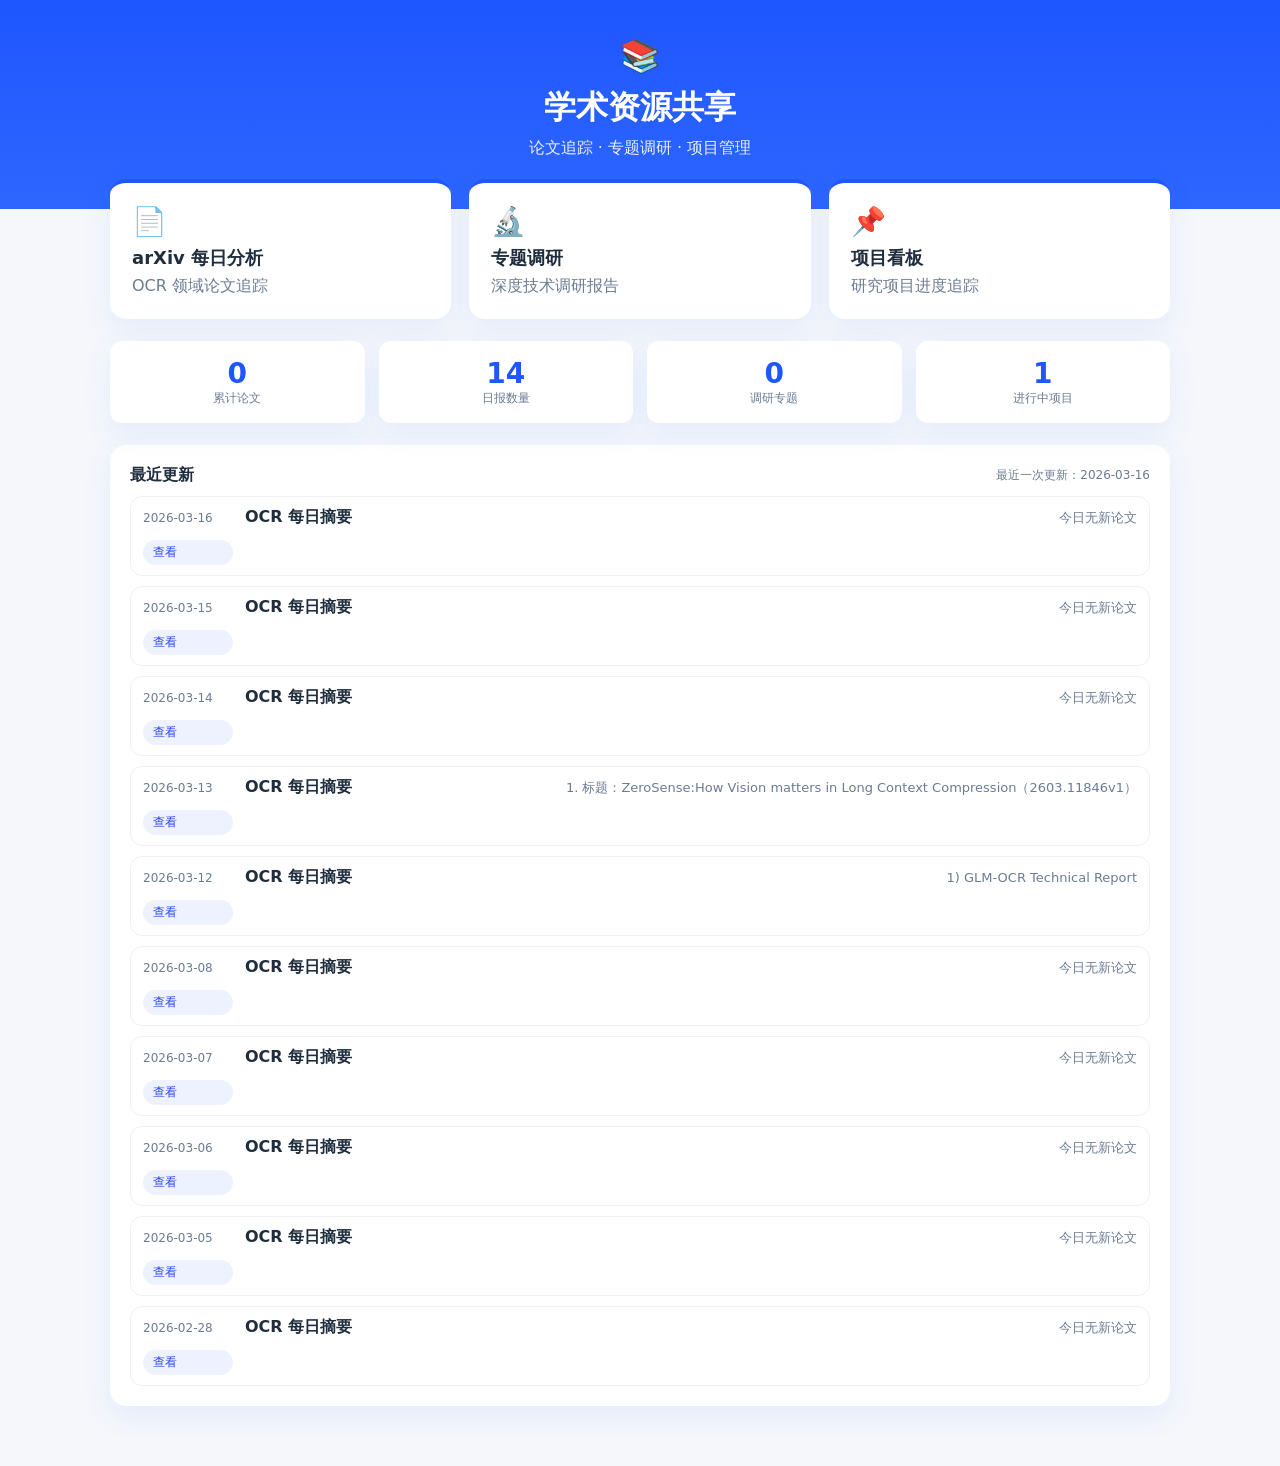
<file: docs/index.html>
<!doctype html>
<html lang="zh-CN">
<head>
  <meta charset="utf-8" />
  <meta name="viewport" content="width=device-width, initial-scale=1" />
  <title>学术资源共享</title>
  <link rel="stylesheet" href="style.css" />
</head>
<body>
  <div class="hero">
    <div class="hero-inner">
      <div class="logo">📚</div>
      <h1>学术资源共享</h1>
      <p>论文追踪 · 专题调研 · 项目管理</p>
    </div>
  </div>

  <div class="page">
    <section class="cards">
      <div class="card feature">
        <div class="icon">📄</div>
        <h3>arXiv 每日分析</h3>
        <p>OCR 领域论文追踪</p>
      </div>
      <div class="card feature">
        <div class="icon">🔬</div>
        <h3>专题调研</h3>
        <p>深度技术调研报告</p>
      </div>
      <div class="card feature">
        <div class="icon">📌</div>
        <h3>项目看板</h3>
        <p>研究项目进度追踪</p>
      </div>
    </section>

    <section class="stats">
      <div class="stat"><div class="num">0</div><div class="label">累计论文</div></div>
      <div class="stat"><div class="num">14</div><div class="label">日报数量</div></div>
      <div class="stat"><div class="num">0</div><div class="label">调研专题</div></div>
      <div class="stat"><div class="num">1</div><div class="label">进行中项目</div></div>
    </section>

    <section class="updates">
      <div class="updates-header">
        <div class="title">最近更新</div>
        <div class="hint">最近一次更新：2026-03-16</div>
      </div>
      <div class="list">
        <div class="list-item">
          <div class="date">2026-03-16</div>
          <div class="title">OCR 每日摘要</div>
          <div class="desc">今日无新论文</div>
          <a class="tag" href="daily/2026-03-16.html">查看</a>
        </div>
        

        <div class="list-item">
          <div class="date">2026-03-15</div>
          <div class="title">OCR 每日摘要</div>
          <div class="desc">今日无新论文</div>
          <a class="tag" href="daily/2026-03-15.html">查看</a>
        </div>
        

        <div class="list-item">
          <div class="date">2026-03-14</div>
          <div class="title">OCR 每日摘要</div>
          <div class="desc">今日无新论文</div>
          <a class="tag" href="daily/2026-03-14.html">查看</a>
        </div>
        

        <div class="list-item">
          <div class="date">2026-03-13</div>
          <div class="title">OCR 每日摘要</div>
          <div class="desc">1. 标题：ZeroSense:How Vision matters in Long Context Compression（2603.11846v1）</div>
          <a class="tag" href="daily/2026-03-13.html">查看</a>
        </div>
        

        <div class="list-item">
          <div class="date">2026-03-12</div>
          <div class="title">OCR 每日摘要</div>
          <div class="desc">1) GLM-OCR Technical Report</div>
          <a class="tag" href="daily/2026-03-12.html">查看</a>
        </div>
        

        <div class="list-item">
          <div class="date">2026-03-08</div>
          <div class="title">OCR 每日摘要</div>
          <div class="desc">今日无新论文</div>
          <a class="tag" href="daily/2026-03-08.html">查看</a>
        </div>
        

        <div class="list-item">
          <div class="date">2026-03-07</div>
          <div class="title">OCR 每日摘要</div>
          <div class="desc">今日无新论文</div>
          <a class="tag" href="daily/2026-03-07.html">查看</a>
        </div>
        

        <div class="list-item">
          <div class="date">2026-03-06</div>
          <div class="title">OCR 每日摘要</div>
          <div class="desc">今日无新论文</div>
          <a class="tag" href="daily/2026-03-06.html">查看</a>
        </div>
        

        <div class="list-item">
          <div class="date">2026-03-05</div>
          <div class="title">OCR 每日摘要</div>
          <div class="desc">今日无新论文</div>
          <a class="tag" href="daily/2026-03-05.html">查看</a>
        </div>
        

        <div class="list-item">
          <div class="date">2026-02-28</div>
          <div class="title">OCR 每日摘要</div>
          <div class="desc">今日无新论文</div>
          <a class="tag" href="daily/2026-02-28.html">查看</a>
        </div>
        </div>
    </section>
  </div>
</body>
</html>
</file>
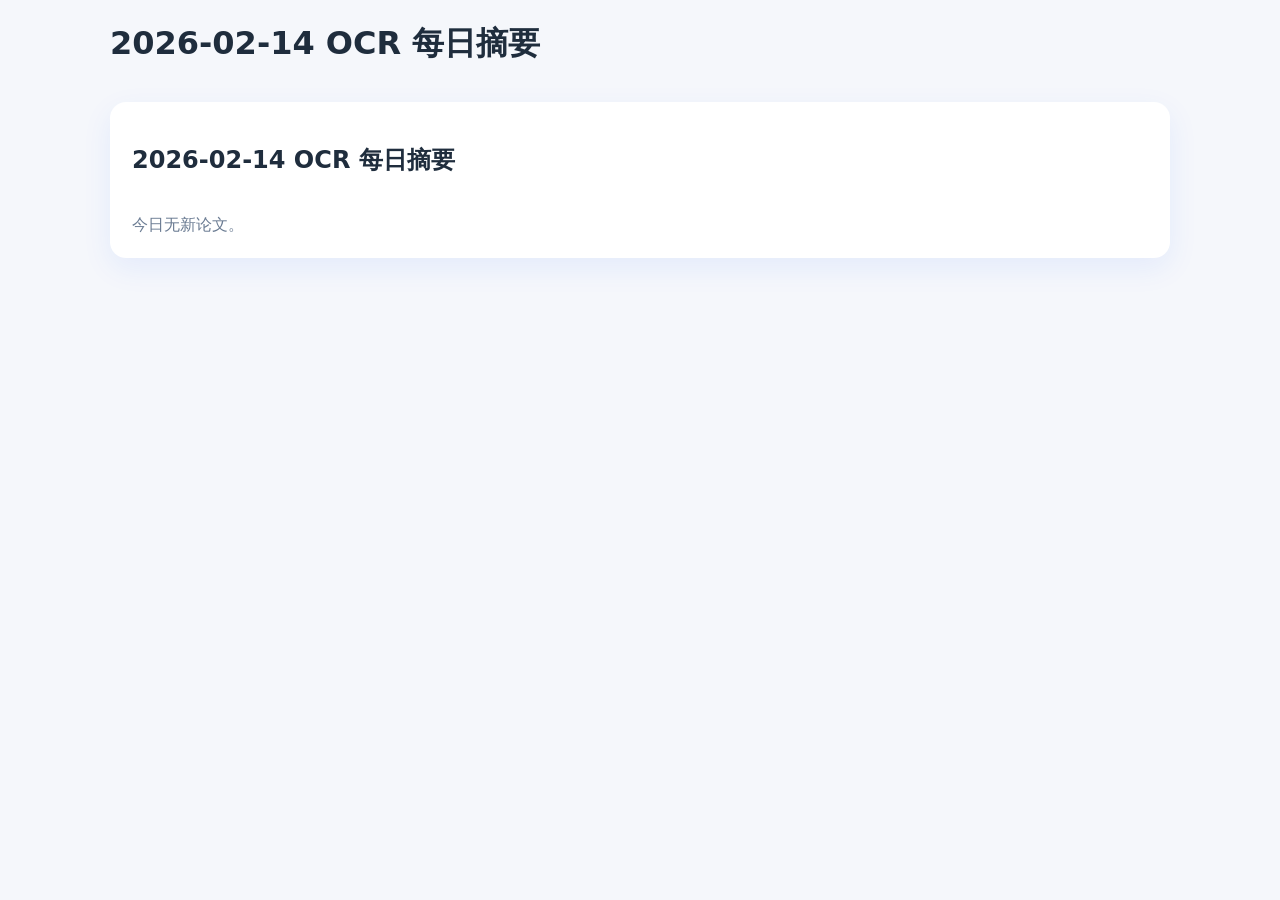
<file: docs/daily/2026-02-14.html>
<!doctype html>
<html lang="zh-CN">
<head>
  <meta charset="utf-8" />
  <meta name="viewport" content="width=device-width, initial-scale=1" />
  <title>2026-02-14 OCR 每日摘要</title>
  <link rel="stylesheet" href="../style.css" />
</head>
<body>
  <div class="page">
    <header class="top">
      <a class="back" href="../index.html">← 返回首页</a>
      <h1>2026-02-14 OCR 每日摘要</h1>
    </header>
    <section class="card">
      <h1>2026-02-14 OCR 每日摘要</h1>
<br />
<p>今日无新论文。</p>
    </section>
  </div>
</body>
</html>
</file>
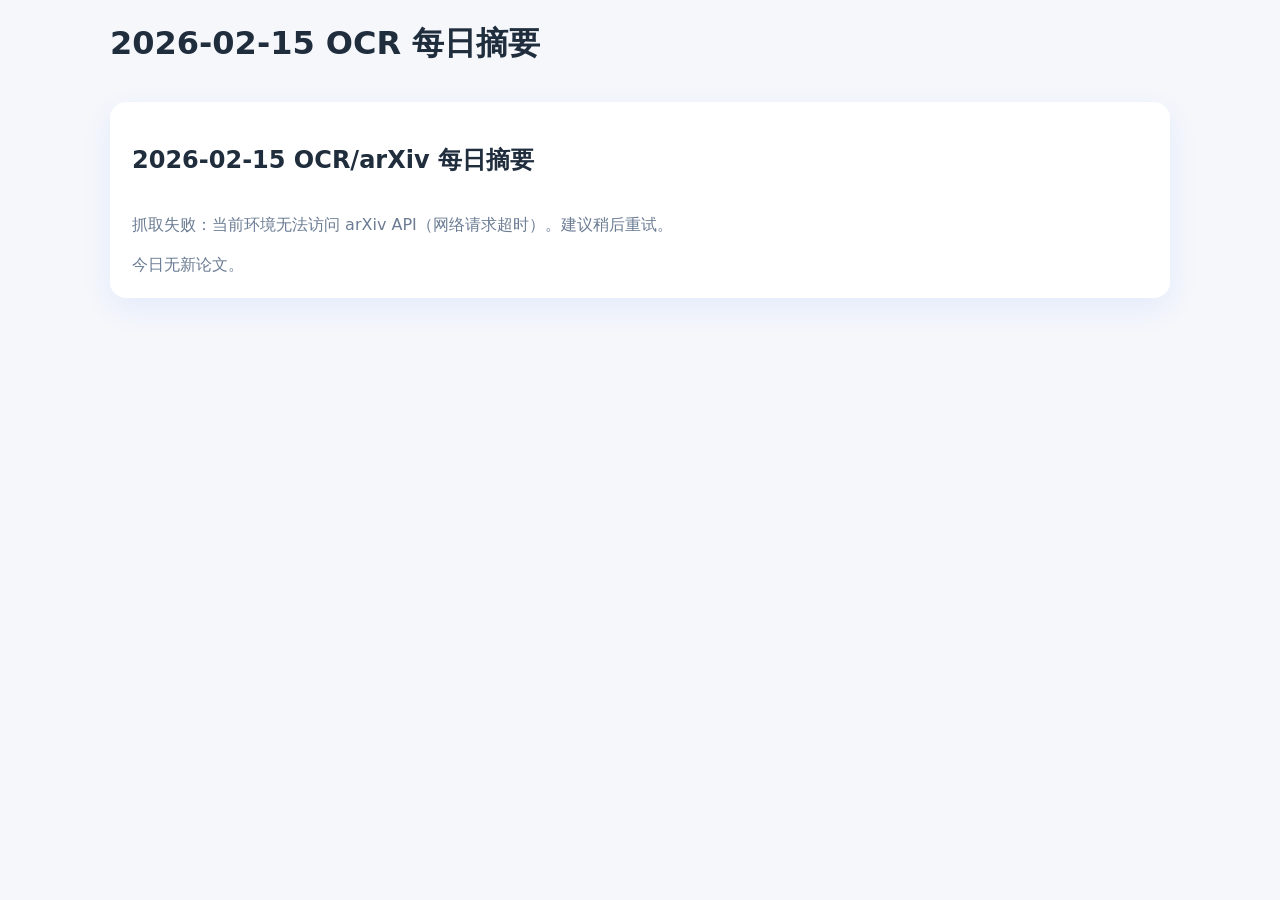
<file: docs/daily/2026-02-15.html>
<!doctype html>
<html lang="zh-CN">
<head>
  <meta charset="utf-8" />
  <meta name="viewport" content="width=device-width, initial-scale=1" />
  <title>2026-02-15 OCR 每日摘要</title>
  <link rel="stylesheet" href="../style.css" />
</head>
<body>
  <div class="page">
    <header class="top">
      <a class="back" href="../index.html">← 返回首页</a>
      <h1>2026-02-15 OCR 每日摘要</h1>
    </header>
    <section class="card">
      <h1>2026-02-15 OCR/arXiv 每日摘要</h1>
<br />
<p>抓取失败：当前环境无法访问 arXiv API（网络请求超时）。建议稍后重试。</p>
<br />
<p>今日无新论文。</p>
    </section>
  </div>
</body>
</html>
</file>
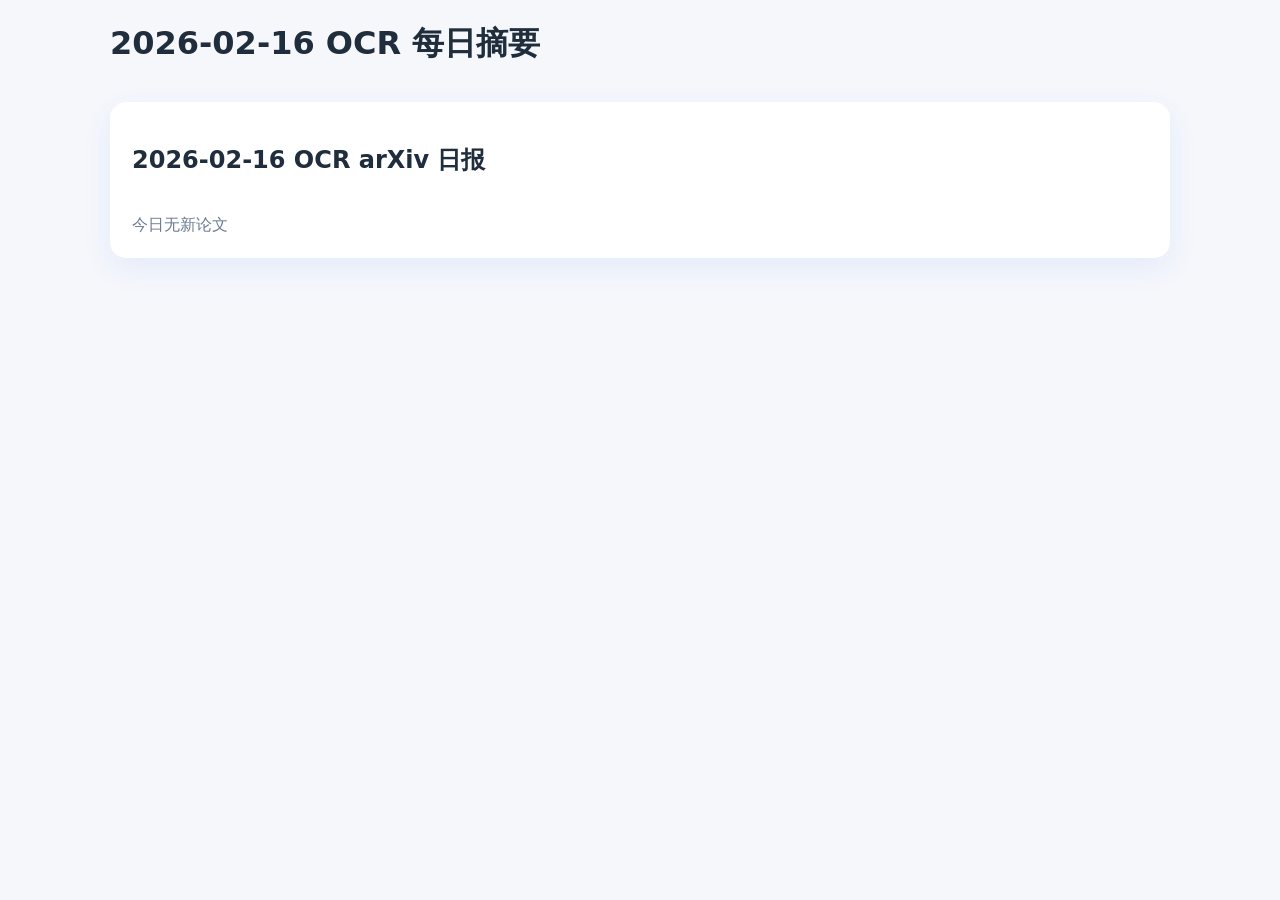
<file: docs/daily/2026-02-16.html>
<!doctype html>
<html lang="zh-CN">
<head>
  <meta charset="utf-8" />
  <meta name="viewport" content="width=device-width, initial-scale=1" />
  <title>2026-02-16 OCR 每日摘要</title>
  <link rel="stylesheet" href="../style.css" />
</head>
<body>
  <div class="page">
    <header class="top">
      <a class="back" href="../index.html">← 返回首页</a>
      <h1>2026-02-16 OCR 每日摘要</h1>
    </header>
    <section class="card">
      <h1>2026-02-16 OCR arXiv 日报</h1>
<br />
<p>今日无新论文</p>
    </section>
  </div>
</body>
</html>
</file>
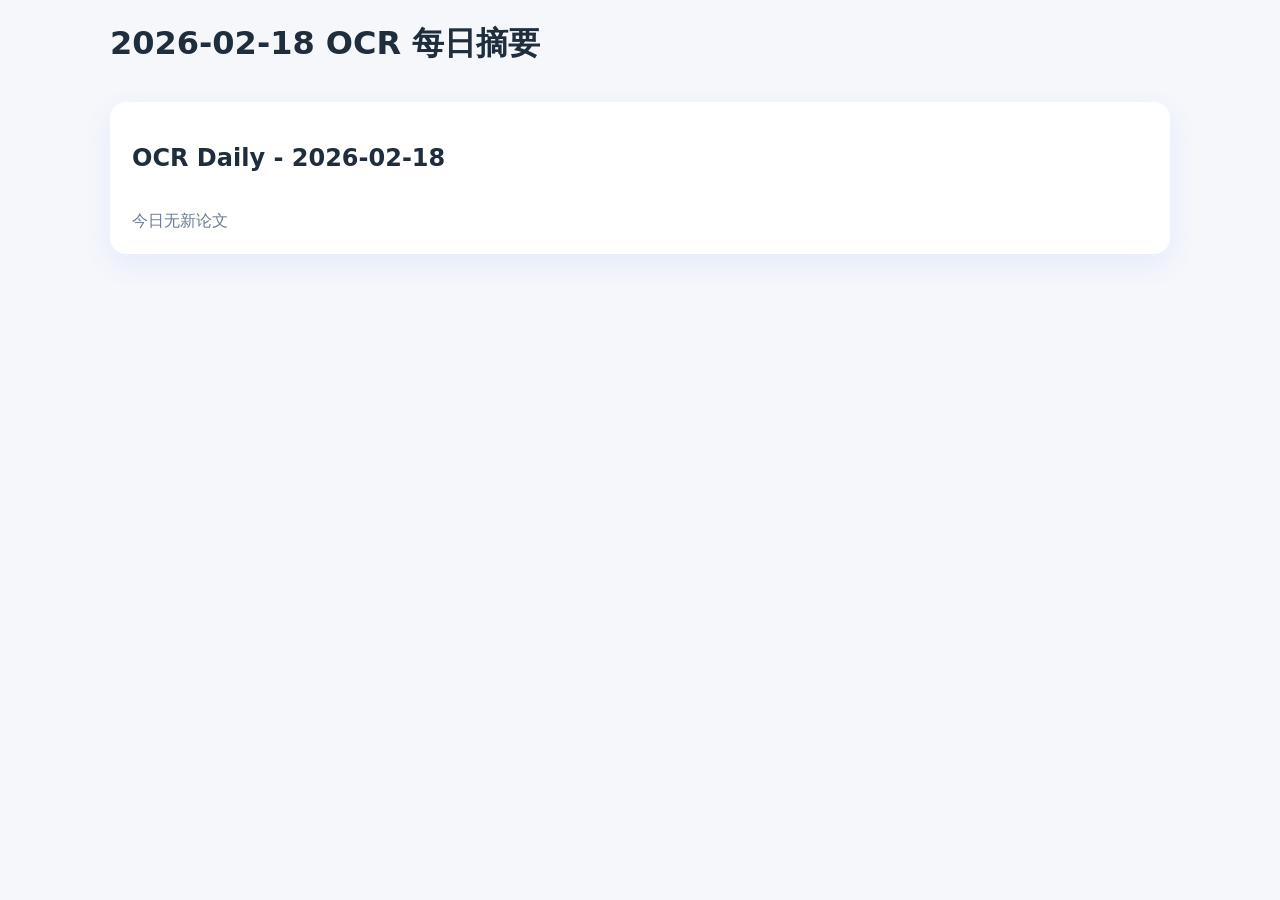
<file: docs/daily/2026-02-18.html>
<!doctype html>
<html lang="zh-CN">
<head>
  <meta charset="utf-8" />
  <meta name="viewport" content="width=device-width, initial-scale=1" />
  <title>2026-02-18 OCR 每日摘要</title>
  <link rel="stylesheet" href="../style.css" />
</head>
<body>
  <div class="page">
    <header class="top">
      <a class="back" href="../index.html">← 返回首页</a>
      <h1>2026-02-18 OCR 每日摘要</h1>
    </header>
    <section class="card">
      <h1>OCR Daily - 2026-02-18</h1>
<br />
<p>今日无新论文</p>
    </section>
  </div>
</body>
</html>
</file>
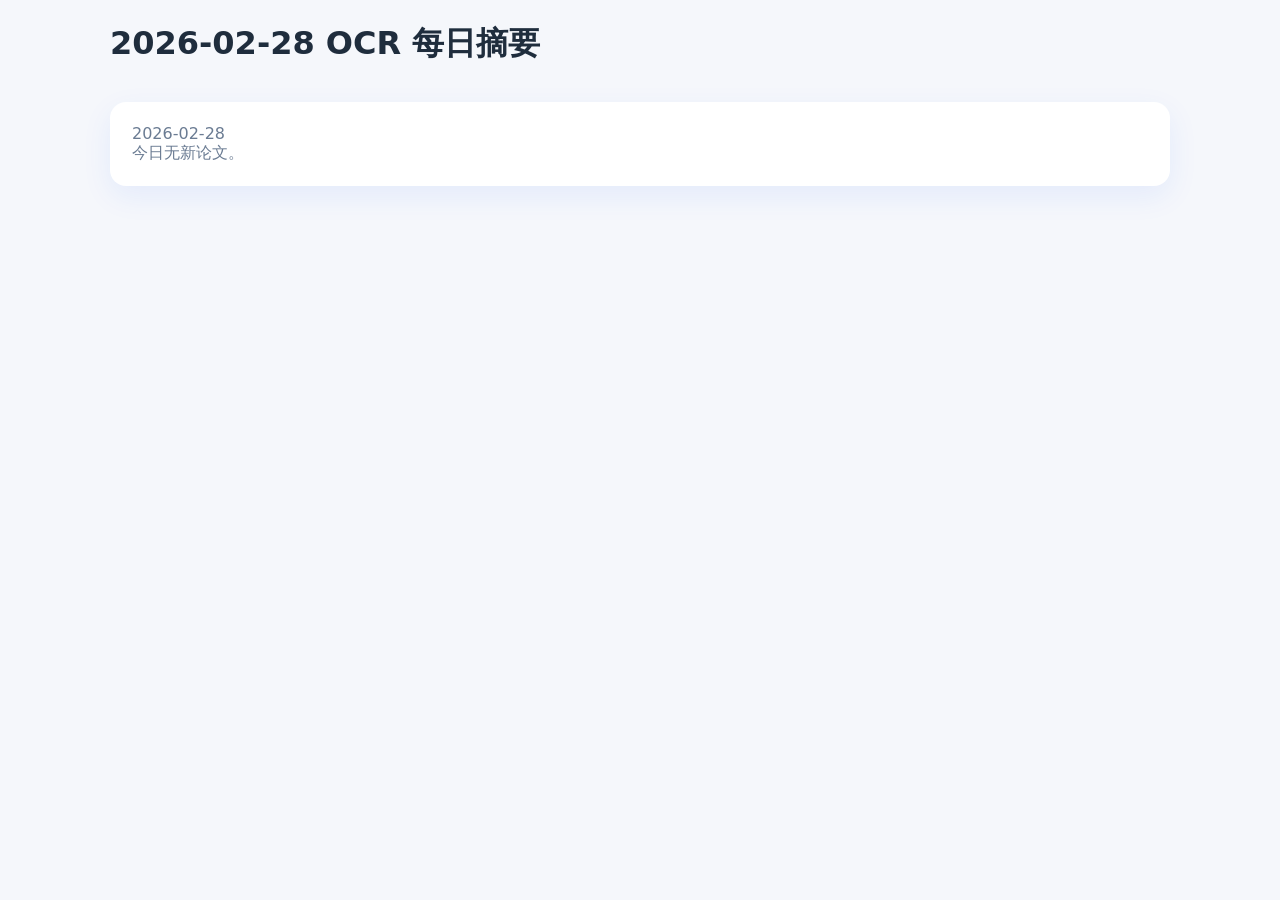
<file: docs/daily/2026-02-28.html>
<!doctype html>
<html lang="zh-CN">
<head>
  <meta charset="utf-8" />
  <meta name="viewport" content="width=device-width, initial-scale=1" />
  <title>2026-02-28 OCR 每日摘要</title>
  <link rel="stylesheet" href="../style.css" />
</head>
<body>
  <div class="page">
    <header class="top">
      <a class="back" href="../index.html">← 返回首页</a>
      <h1>2026-02-28 OCR 每日摘要</h1>
    </header>
    <section class="card">
      <p>2026-02-28</p>
<p>今日无新论文。</p>
    </section>
  </div>
</body>
</html>
</file>
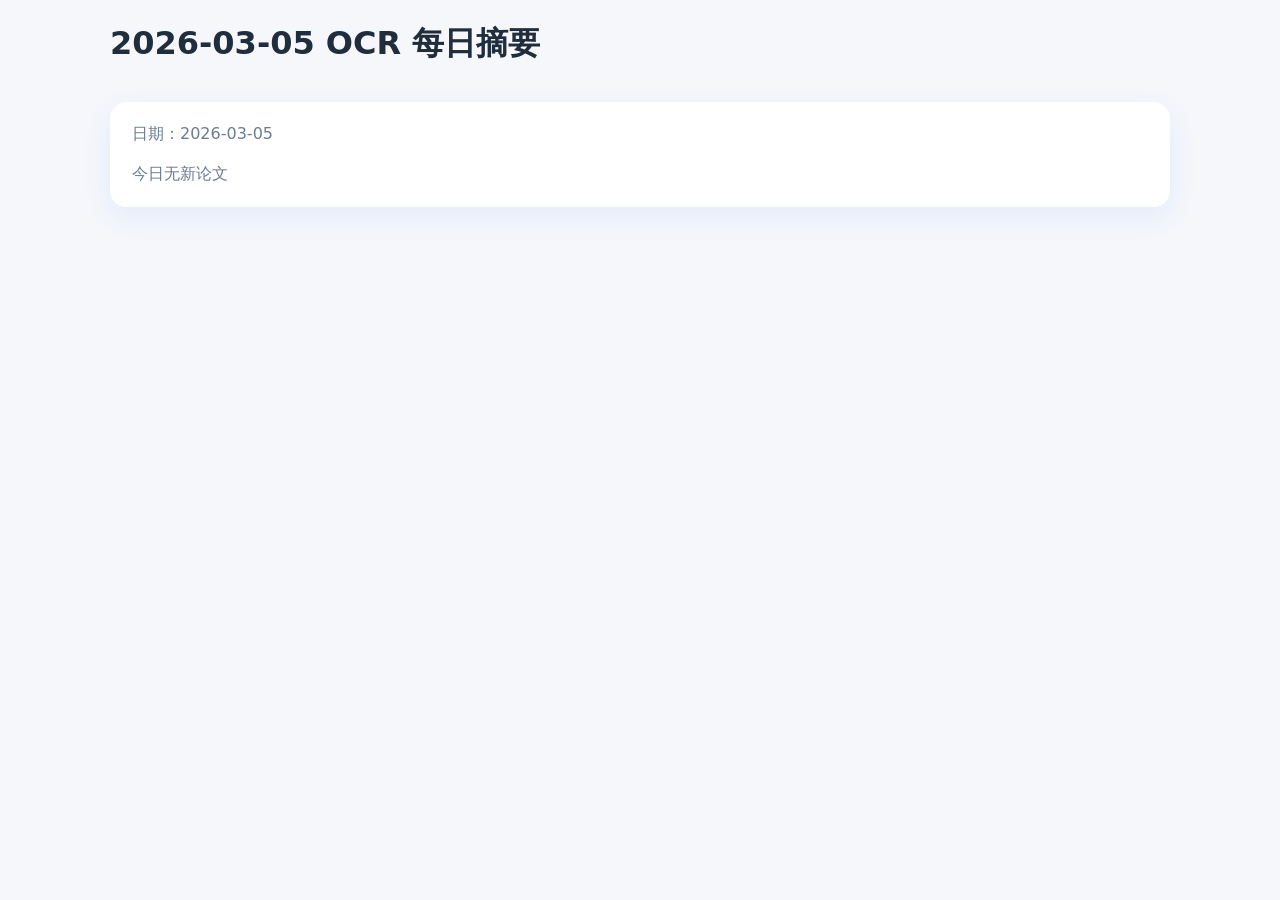
<file: docs/daily/2026-03-05.html>
<!doctype html>
<html lang="zh-CN">
<head>
  <meta charset="utf-8" />
  <meta name="viewport" content="width=device-width, initial-scale=1" />
  <title>2026-03-05 OCR 每日摘要</title>
  <link rel="stylesheet" href="../style.css" />
</head>
<body>
  <div class="page">
    <header class="top">
      <a class="back" href="../index.html">← 返回首页</a>
      <h1>2026-03-05 OCR 每日摘要</h1>
    </header>
    <section class="card">
      <p>日期：2026-03-05</p>
<br />
<p>今日无新论文</p>
    </section>
  </div>
</body>
</html>
</file>
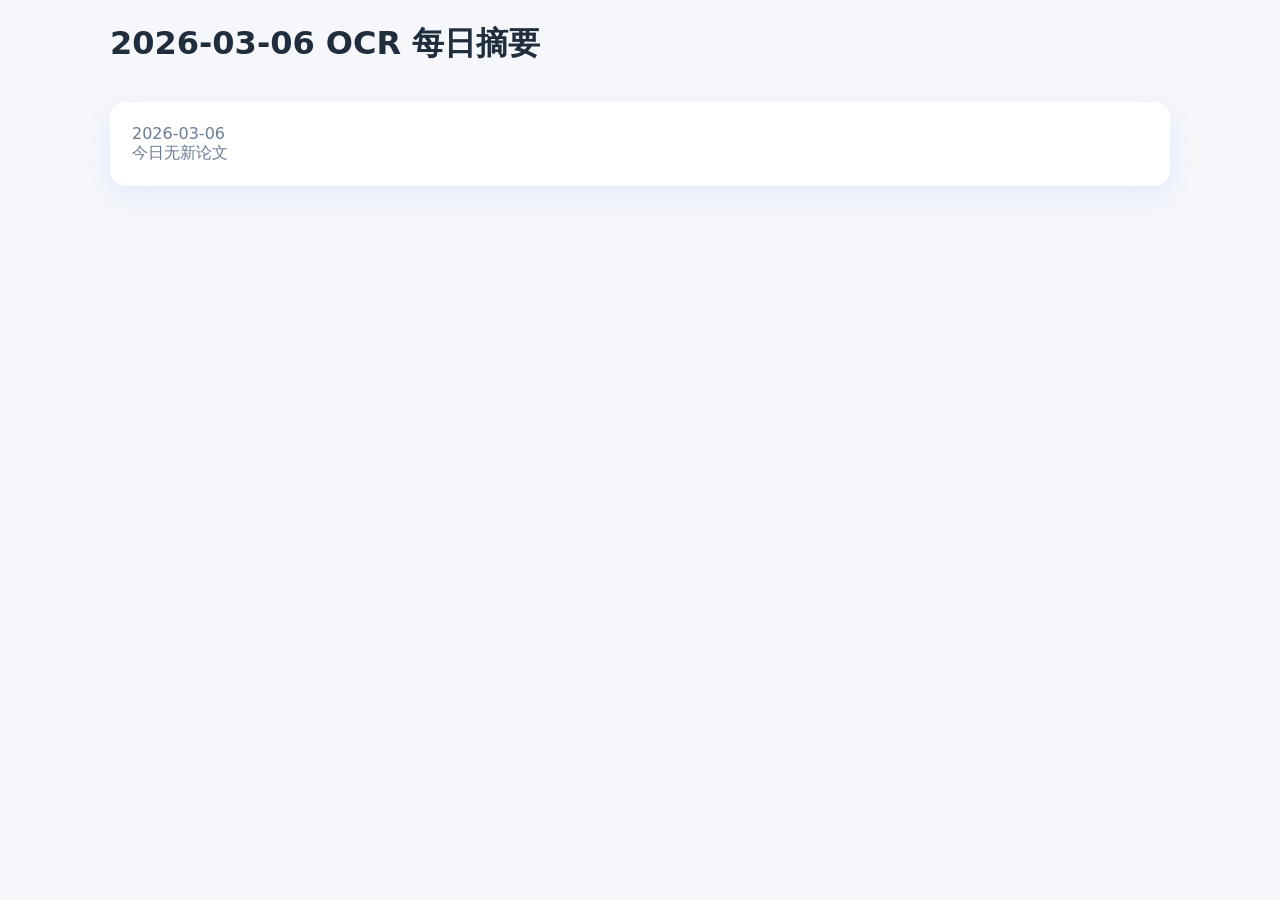
<file: docs/daily/2026-03-06.html>
<!doctype html>
<html lang="zh-CN">
<head>
  <meta charset="utf-8" />
  <meta name="viewport" content="width=device-width, initial-scale=1" />
  <title>2026-03-06 OCR 每日摘要</title>
  <link rel="stylesheet" href="../style.css" />
</head>
<body>
  <div class="page">
    <header class="top">
      <a class="back" href="../index.html">← 返回首页</a>
      <h1>2026-03-06 OCR 每日摘要</h1>
    </header>
    <section class="card">
      <p>2026-03-06</p>
<p>今日无新论文</p>
    </section>
  </div>
</body>
</html>
</file>
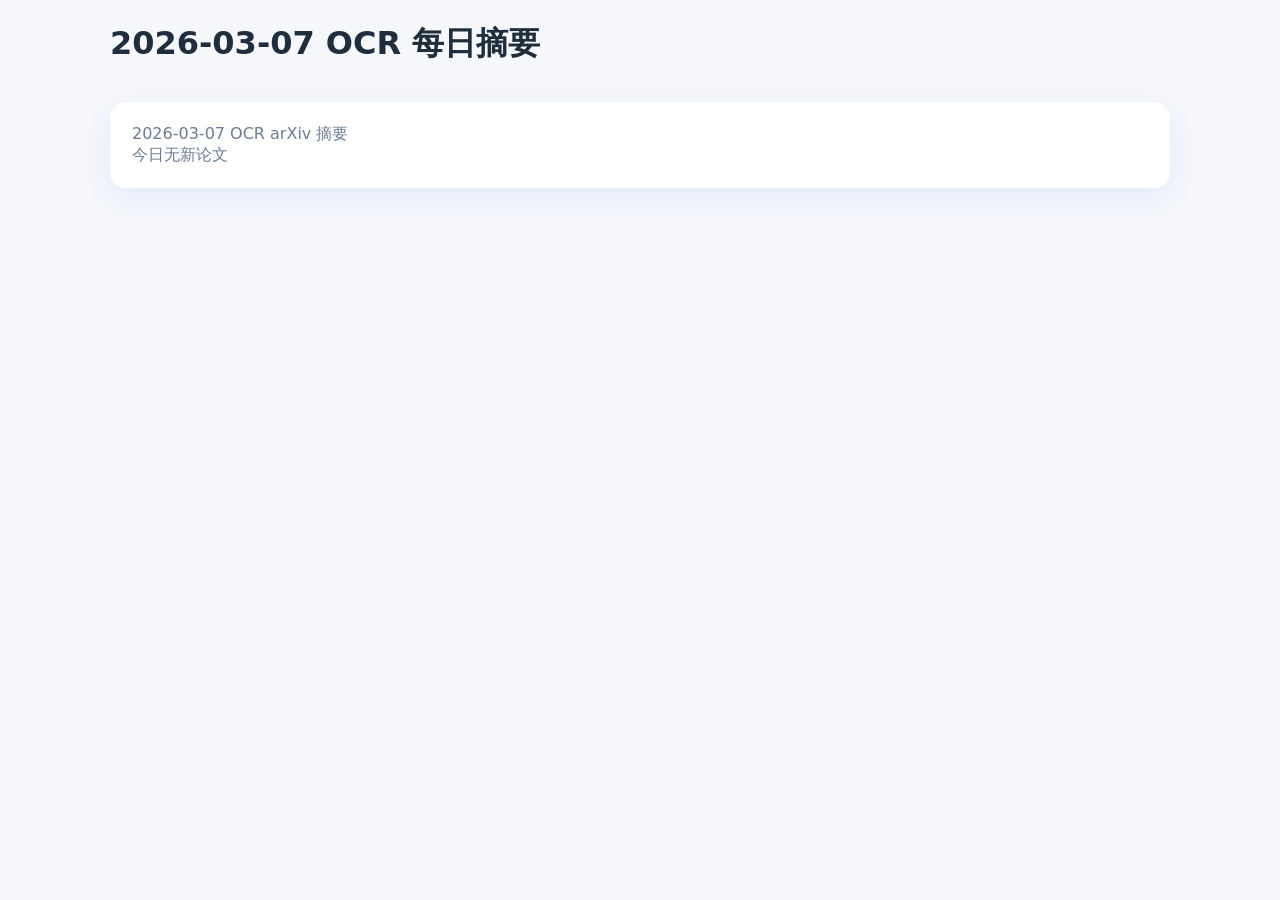
<file: docs/daily/2026-03-07.html>
<!doctype html>
<html lang="zh-CN">
<head>
  <meta charset="utf-8" />
  <meta name="viewport" content="width=device-width, initial-scale=1" />
  <title>2026-03-07 OCR 每日摘要</title>
  <link rel="stylesheet" href="../style.css" />
</head>
<body>
  <div class="page">
    <header class="top">
      <a class="back" href="../index.html">← 返回首页</a>
      <h1>2026-03-07 OCR 每日摘要</h1>
    </header>
    <section class="card">
      <p>2026-03-07 OCR arXiv 摘要</p>
<p>今日无新论文</p>
    </section>
  </div>
</body>
</html>
</file>
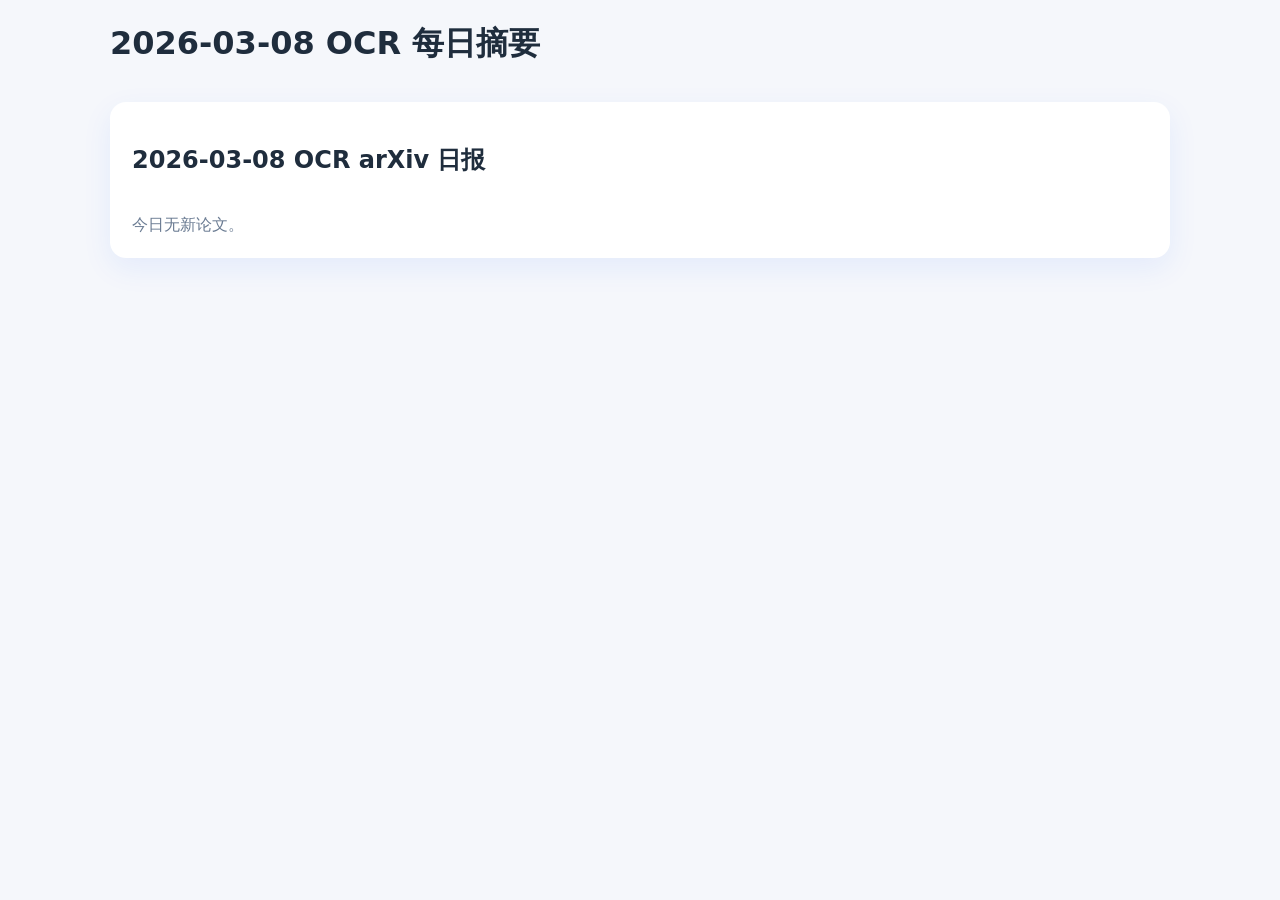
<file: docs/daily/2026-03-08.html>
<!doctype html>
<html lang="zh-CN">
<head>
  <meta charset="utf-8" />
  <meta name="viewport" content="width=device-width, initial-scale=1" />
  <title>2026-03-08 OCR 每日摘要</title>
  <link rel="stylesheet" href="../style.css" />
</head>
<body>
  <div class="page">
    <header class="top">
      <a class="back" href="../index.html">← 返回首页</a>
      <h1>2026-03-08 OCR 每日摘要</h1>
    </header>
    <section class="card">
      <h1>2026-03-08 OCR arXiv 日报</h1>
<br />
<p>今日无新论文。</p>
    </section>
  </div>
</body>
</html>
</file>
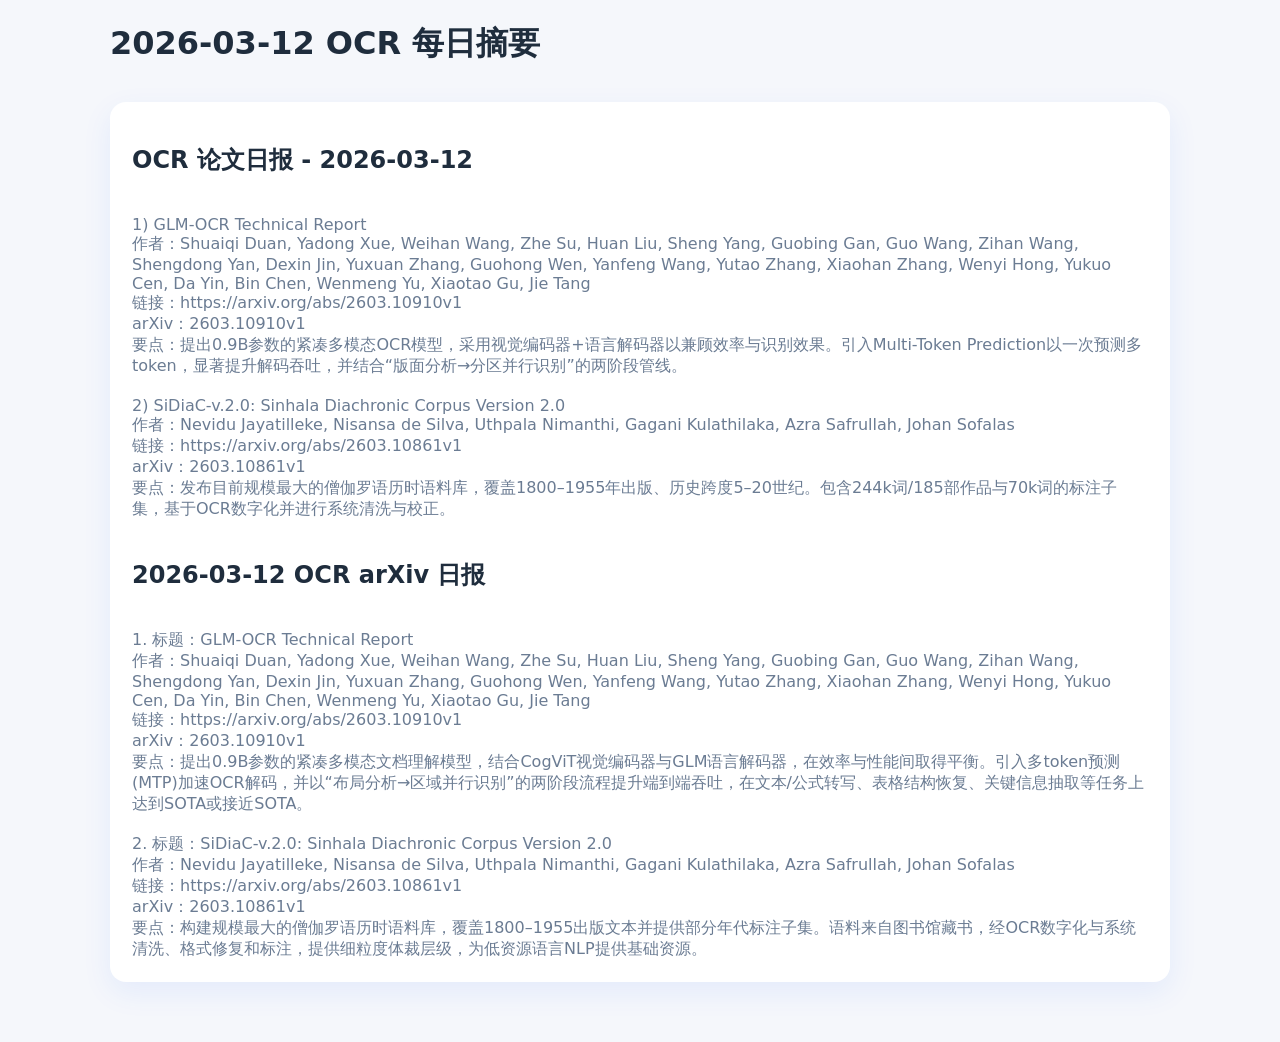
<file: docs/daily/2026-03-12.html>
<!doctype html>
<html lang="zh-CN">
<head>
  <meta charset="utf-8" />
  <meta name="viewport" content="width=device-width, initial-scale=1" />
  <title>2026-03-12 OCR 每日摘要</title>
  <link rel="stylesheet" href="../style.css" />
</head>
<body>
  <div class="page">
    <header class="top">
      <a class="back" href="../index.html">← 返回首页</a>
      <h1>2026-03-12 OCR 每日摘要</h1>
    </header>
    <section class="card">
      <h1>OCR 论文日报 - 2026-03-12</h1>
<br />
<p>1) GLM-OCR Technical Report</p>
<p>作者：Shuaiqi Duan, Yadong Xue, Weihan Wang, Zhe Su, Huan Liu, Sheng Yang, Guobing Gan, Guo Wang, Zihan Wang, Shengdong Yan, Dexin Jin, Yuxuan Zhang, Guohong Wen, Yanfeng Wang, Yutao Zhang, Xiaohan Zhang, Wenyi Hong, Yukuo Cen, Da Yin, Bin Chen, Wenmeng Yu, Xiaotao Gu, Jie Tang</p>
<p>链接：https://arxiv.org/abs/2603.10910v1</p>
<p>arXiv：2603.10910v1</p>
<p>要点：提出0.9B参数的紧凑多模态OCR模型，采用视觉编码器+语言解码器以兼顾效率与识别效果。引入Multi-Token Prediction以一次预测多token，显著提升解码吞吐，并结合“版面分析→分区并行识别”的两阶段管线。</p>
<br />
<p>2) SiDiaC-v.2.0: Sinhala Diachronic Corpus Version 2.0</p>
<p>作者：Nevidu Jayatilleke, Nisansa de Silva, Uthpala Nimanthi, Gagani Kulathilaka, Azra Safrullah, Johan Sofalas</p>
<p>链接：https://arxiv.org/abs/2603.10861v1</p>
<p>arXiv：2603.10861v1</p>
<p>要点：发布目前规模最大的僧伽罗语历时语料库，覆盖1800–1955年出版、历史跨度5–20世纪。包含244k词/185部作品与70k词的标注子集，基于OCR数字化并进行系统清洗与校正。</p>
<br />
<h2>2026-03-12 OCR arXiv 日报</h2>
<br />
<p>1. 标题：GLM-OCR Technical Report</p>
<p>   作者：Shuaiqi Duan, Yadong Xue, Weihan Wang, Zhe Su, Huan Liu, Sheng Yang, Guobing Gan, Guo Wang, Zihan Wang, Shengdong Yan, Dexin Jin, Yuxuan Zhang, Guohong Wen, Yanfeng Wang, Yutao Zhang, Xiaohan Zhang, Wenyi Hong, Yukuo Cen, Da Yin, Bin Chen, Wenmeng Yu, Xiaotao Gu, Jie Tang</p>
<p>   链接：https://arxiv.org/abs/2603.10910v1</p>
<p>   arXiv：2603.10910v1</p>
<p>   要点：提出0.9B参数的紧凑多模态文档理解模型，结合CogViT视觉编码器与GLM语言解码器，在效率与性能间取得平衡。引入多token预测(MTP)加速OCR解码，并以“布局分析→区域并行识别”的两阶段流程提升端到端吞吐，在文本/公式转写、表格结构恢复、关键信息抽取等任务上达到SOTA或接近SOTA。</p>
<br />
<p>2. 标题：SiDiaC-v.2.0: Sinhala Diachronic Corpus Version 2.0</p>
<p>   作者：Nevidu Jayatilleke, Nisansa de Silva, Uthpala Nimanthi, Gagani Kulathilaka, Azra Safrullah, Johan Sofalas</p>
<p>   链接：https://arxiv.org/abs/2603.10861v1</p>
<p>   arXiv：2603.10861v1</p>
<p>   要点：构建规模最大的僧伽罗语历时语料库，覆盖1800–1955出版文本并提供部分年代标注子集。语料来自图书馆藏书，经OCR数字化与系统清洗、格式修复和标注，提供细粒度体裁层级，为低资源语言NLP提供基础资源。</p>
    </section>
  </div>
</body>
</html>
</file>
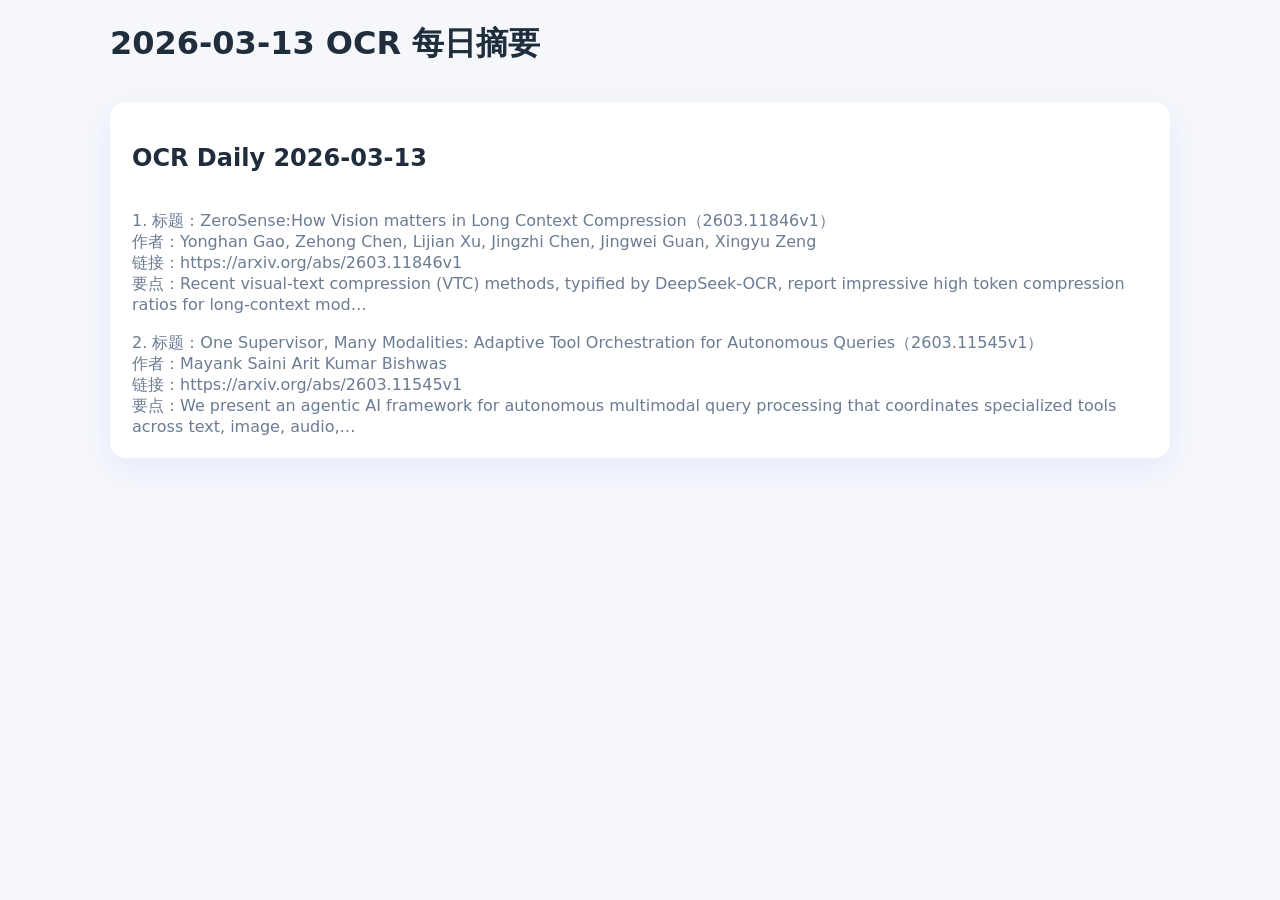
<file: docs/daily/2026-03-13.html>
<!doctype html>
<html lang="zh-CN">
<head>
  <meta charset="utf-8" />
  <meta name="viewport" content="width=device-width, initial-scale=1" />
  <title>2026-03-13 OCR 每日摘要</title>
  <link rel="stylesheet" href="../style.css" />
</head>
<body>
  <div class="page">
    <header class="top">
      <a class="back" href="../index.html">← 返回首页</a>
      <h1>2026-03-13 OCR 每日摘要</h1>
    </header>
    <section class="card">
      <h1>OCR Daily 2026-03-13</h1>
<br />
<p>1. 标题：ZeroSense:How Vision matters in Long Context Compression（2603.11846v1）</p>
<p>作者：Yonghan Gao, Zehong Chen, Lijian Xu, Jingzhi Chen, Jingwei Guan, Xingyu Zeng</p>
<p>链接：https://arxiv.org/abs/2603.11846v1</p>
<p>要点：Recent visual-text compression (VTC) methods, typified by DeepSeek-OCR, report impressive high token compression ratios for long-context mod…</p>
<br />
<p>2. 标题：One Supervisor, Many Modalities: Adaptive Tool Orchestration for Autonomous Queries（2603.11545v1）</p>
<p>作者：Mayank Saini Arit Kumar Bishwas</p>
<p>链接：https://arxiv.org/abs/2603.11545v1</p>
<p>要点：We present an agentic AI framework for autonomous multimodal query processing that coordinates specialized tools across text, image, audio,…</p>
    </section>
  </div>
</body>
</html>
</file>
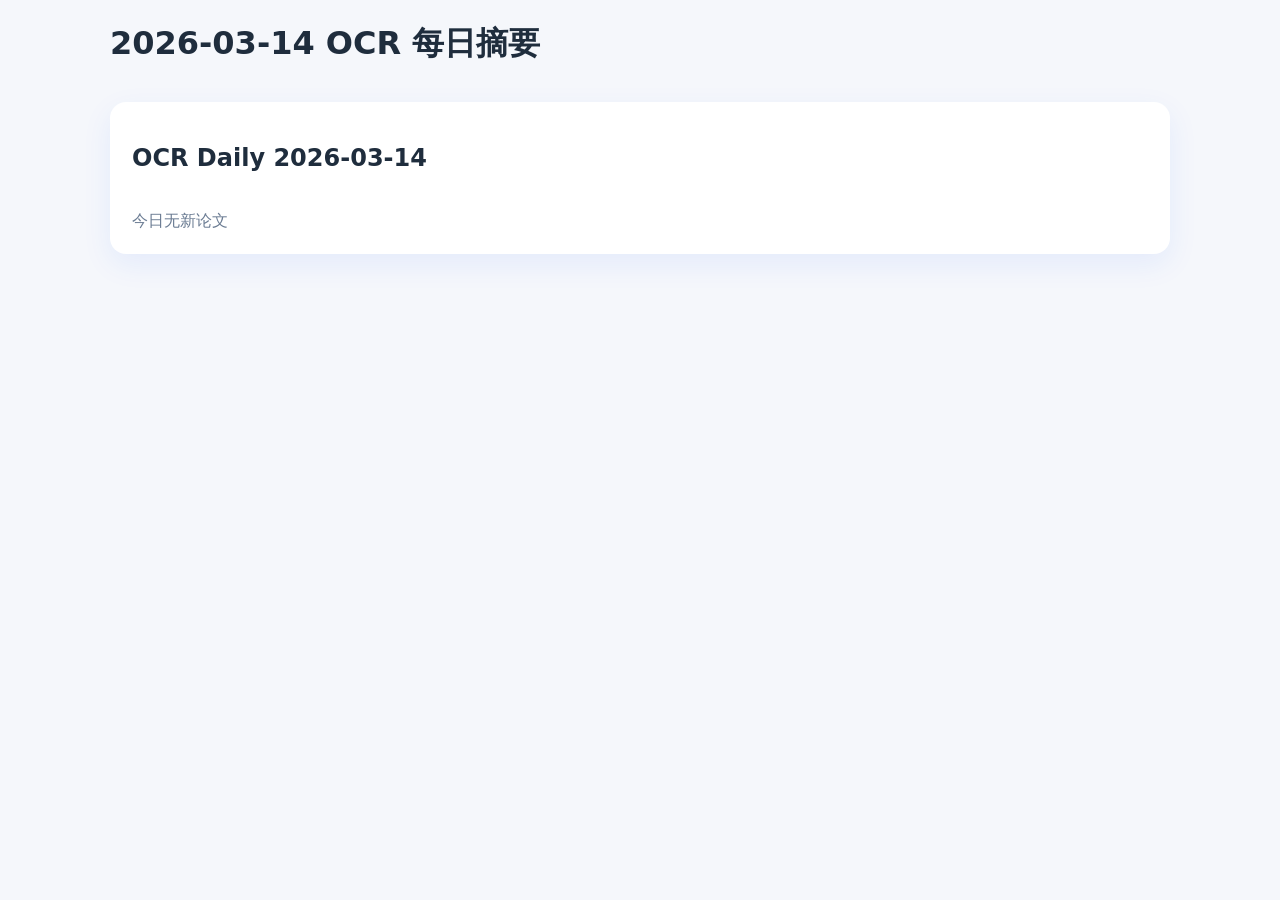
<file: docs/daily/2026-03-14.html>
<!doctype html>
<html lang="zh-CN">
<head>
  <meta charset="utf-8" />
  <meta name="viewport" content="width=device-width, initial-scale=1" />
  <title>2026-03-14 OCR 每日摘要</title>
  <link rel="stylesheet" href="../style.css" />
</head>
<body>
  <div class="page">
    <header class="top">
      <a class="back" href="../index.html">← 返回首页</a>
      <h1>2026-03-14 OCR 每日摘要</h1>
    </header>
    <section class="card">
      <h1>OCR Daily 2026-03-14</h1>
<br />
<p>今日无新论文</p>
    </section>
  </div>
</body>
</html>
</file>
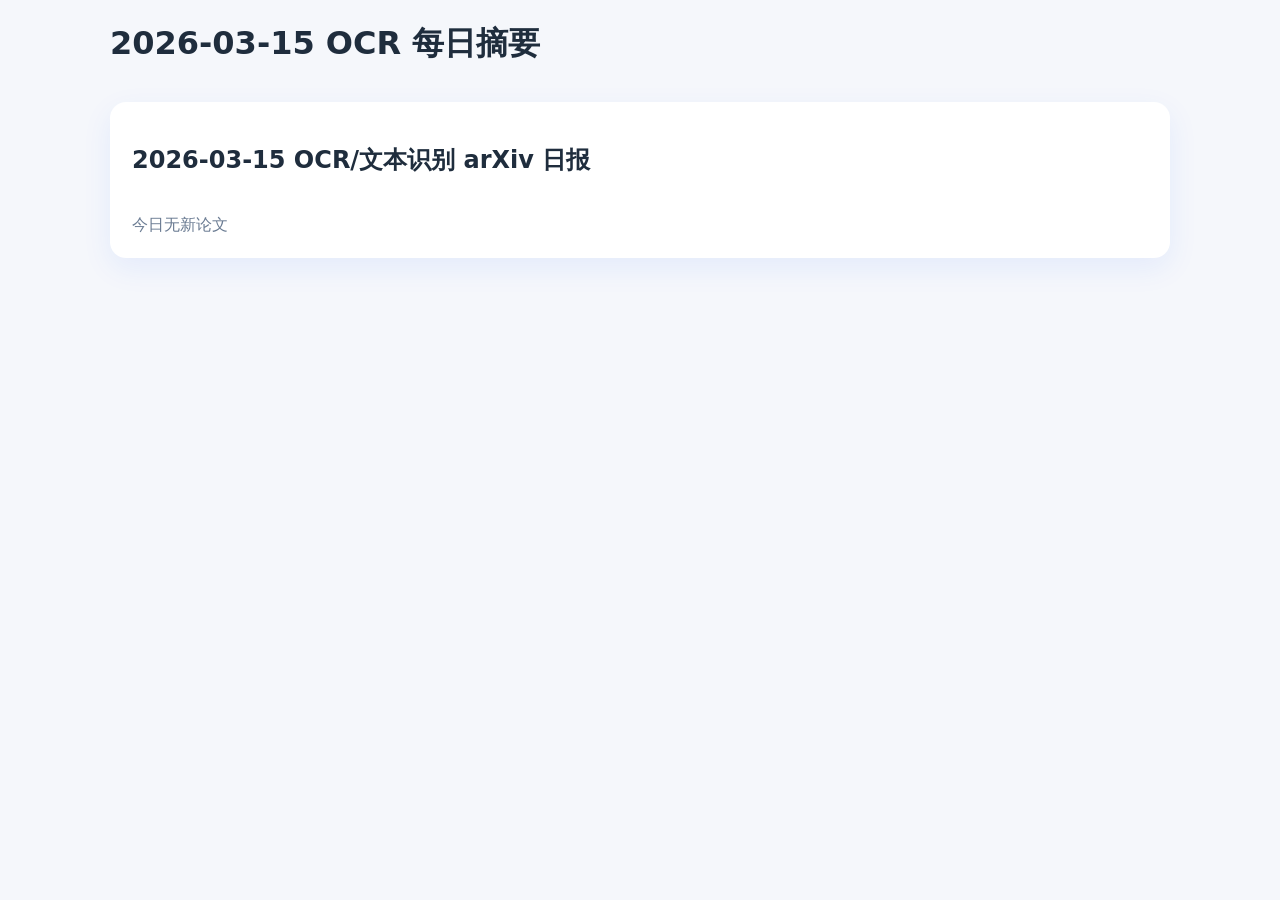
<file: docs/daily/2026-03-15.html>
<!doctype html>
<html lang="zh-CN">
<head>
  <meta charset="utf-8" />
  <meta name="viewport" content="width=device-width, initial-scale=1" />
  <title>2026-03-15 OCR 每日摘要</title>
  <link rel="stylesheet" href="../style.css" />
</head>
<body>
  <div class="page">
    <header class="top">
      <a class="back" href="../index.html">← 返回首页</a>
      <h1>2026-03-15 OCR 每日摘要</h1>
    </header>
    <section class="card">
      <h2>2026-03-15 OCR/文本识别 arXiv 日报</h2>
<br />
<p>今日无新论文</p>
    </section>
  </div>
</body>
</html>
</file>
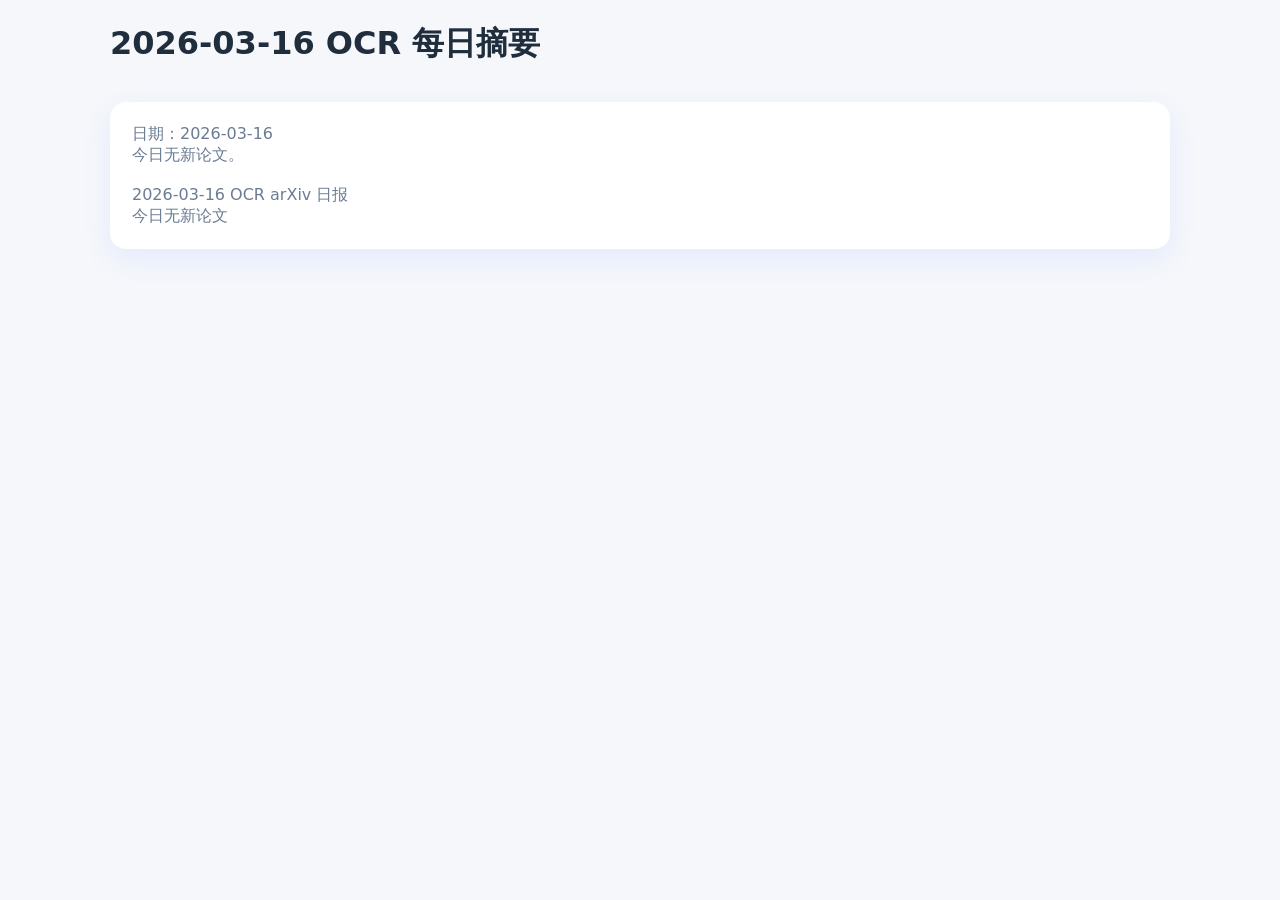
<file: docs/daily/2026-03-16.html>
<!doctype html>
<html lang="zh-CN">
<head>
  <meta charset="utf-8" />
  <meta name="viewport" content="width=device-width, initial-scale=1" />
  <title>2026-03-16 OCR 每日摘要</title>
  <link rel="stylesheet" href="../style.css" />
</head>
<body>
  <div class="page">
    <header class="top">
      <a class="back" href="../index.html">← 返回首页</a>
      <h1>2026-03-16 OCR 每日摘要</h1>
    </header>
    <section class="card">
      <p>日期：2026-03-16</p>
<p>今日无新论文。</p>
<br />
<p>2026-03-16 OCR arXiv 日报</p>
<p>今日无新论文</p>
    </section>
  </div>
</body>
</html>
</file>
<file: docs/style.css>
:root{--blue:#1e56ff;--bg:#f5f7fb;--card:#fff;--text:#1f2d3d;--muted:#6b7c93;--shadow:0 10px 30px rgba(30,86,255,.08);--radius:16px}
*{box-sizing:border-box}body{margin:0;font-family:Inter,system-ui,-apple-system,BlinkMacSystemFont,"Segoe UI",sans-serif;color:var(--text);background:var(--bg)}a{color:inherit;text-decoration:none}
.hero{background:linear-gradient(180deg,#1e56ff 0%,#2e66ff 100%);color:#fff;padding:40px 20px 50px}
.hero-inner{max-width:980px;margin:0 auto;display:flex;flex-direction:column;align-items:center;gap:8px}
.hero .logo{font-size:32px;line-height:1}
.hero h1{margin:6px 0 0;font-size:32px;font-weight:700}
.hero p{margin:0;opacity:.9}
.page{max-width:1100px;margin: -30px auto 60px;padding:0 20px}
.cards{display:grid;grid-template-columns:repeat(3,1fr);gap:18px}
.card{background:var(--card);border-radius:var(--radius);box-shadow:var(--shadow);padding:22px}
.card.feature{border-top:4px solid #1e56ff}
.card .icon{font-size:28px;margin-bottom:8px}
.card h3{margin:6px 0 6px;font-size:18px}
.card p{margin:0;color:var(--muted)}
.stats{display:grid;grid-template-columns:repeat(4,1fr);gap:14px;margin:22px 0}
.stat{background:var(--card);border-radius:12px;box-shadow:var(--shadow);padding:16px;text-align:center}
.stat .num{font-size:28px;color:var(--blue);font-weight:700}
.stat .label{font-size:12px;color:var(--muted)}
.updates{background:var(--card);border-radius:var(--radius);box-shadow:var(--shadow);padding:20px}
.updates-header{display:flex;align-items:center;justify-content:space-between;margin-bottom:10px}
.updates-header .title{font-weight:700}
.updates-header .hint{color:var(--muted);font-size:12px}
.list{display:flex;flex-direction:column;gap:10px}
.list-item{display:grid;grid-template-columns:90px 1fr auto;gap:12px;align-items:center;padding:10px 12px;border:1px solid #eef1f6;border-radius:12px}
.list-item .date{color:var(--muted);font-size:12px}
.list-item .title{font-weight:600}
.list-item .desc{color:var(--muted);font-size:13px}
.tag{background:#eef2ff;color:#2d45ff;padding:4px 10px;border-radius:999px;font-size:12px}
.empty{color:var(--muted)}
.top{display:flex;flex-direction:column;gap:10px;margin-bottom:14px}
.back{color:var(--muted)}
@media(max-width:900px){.cards{grid-template-columns:1fr}.stats{grid-template-columns:repeat(2,1fr)}.list-item{grid-template-columns:1fr}}
</file>
